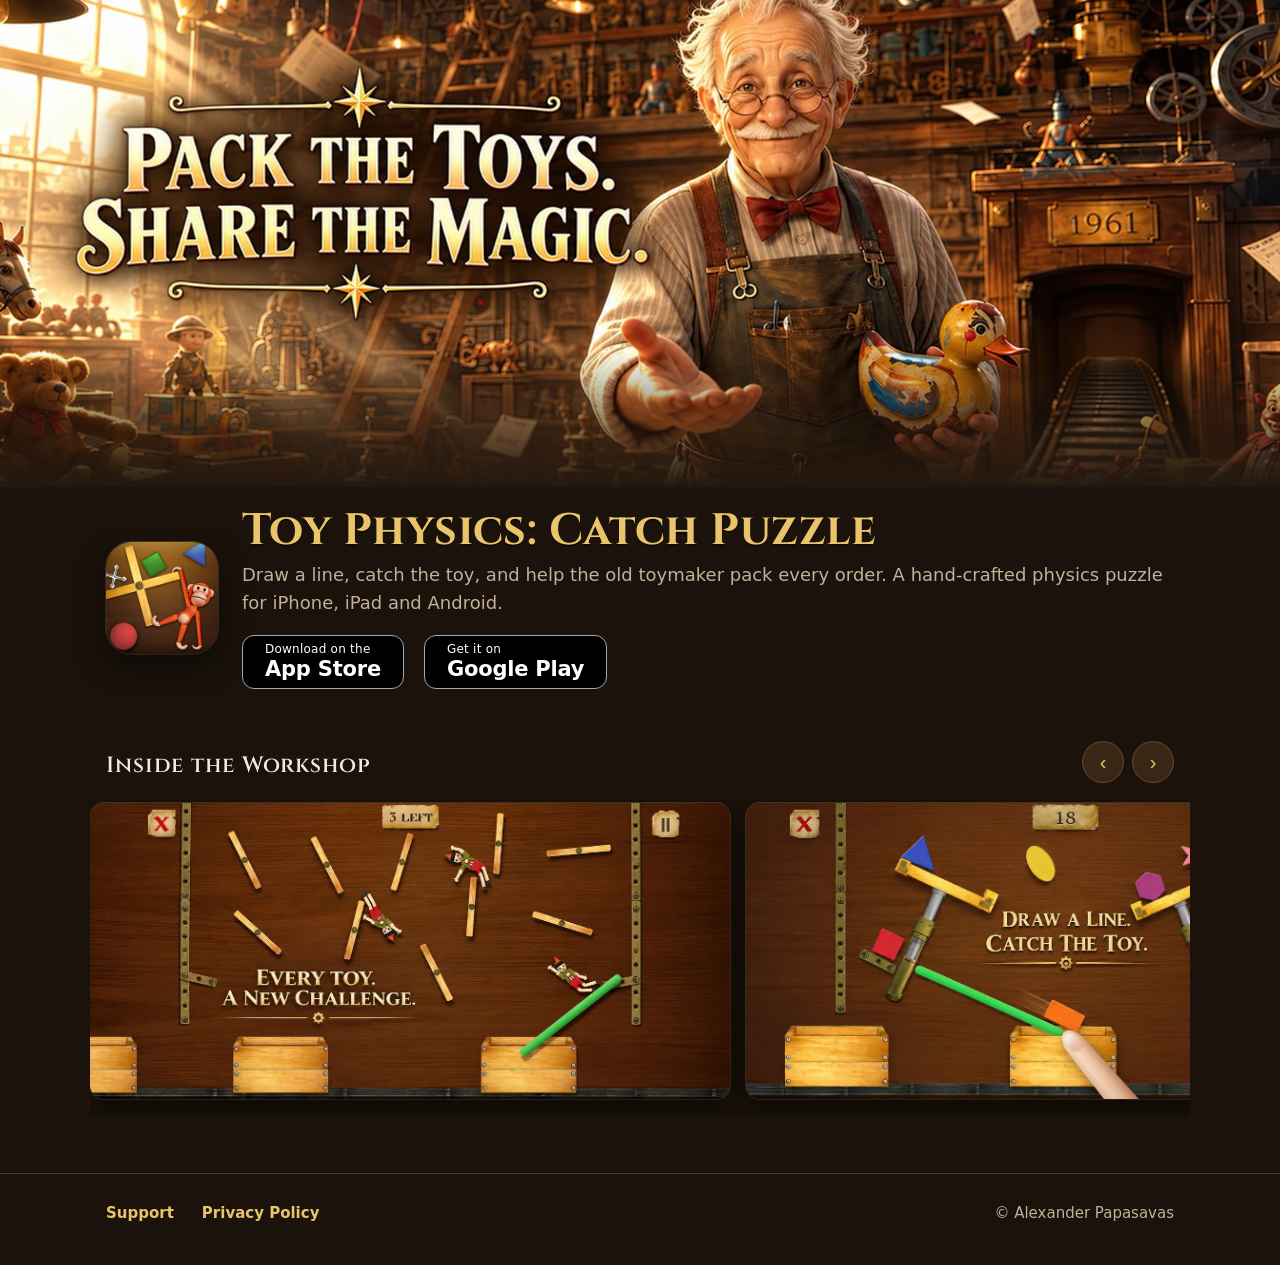
<file: index.html>
<!doctype html>
<html lang="en">
<head>
<meta charset="utf-8">
<meta name="viewport" content="width=device-width, initial-scale=1">
<title>Toy Physics: Catch Puzzle</title>
<meta name="description" content="Pack the toys. Share the magic. A hand-crafted physics puzzle game set in an old toymaker's workshop, for iPhone, iPad and Android.">
<link rel="icon" href="icon.png">
<link rel="apple-touch-icon" href="icon.png">
<meta property="og:title" content="Toy Physics: Catch Puzzle">
<meta property="og:description" content="Pack the toys. Share the magic.">
<meta property="og:image" content="https://alexpapa1000.github.io/banner.jpg">
<meta name="theme-color" content="#1a120b">
<link rel="preconnect" href="https://fonts.googleapis.com">
<link rel="preconnect" href="https://fonts.gstatic.com" crossorigin>
<link href="https://fonts.googleapis.com/css2?family=Cinzel:wght@600;700&display=swap" rel="stylesheet">
<style>
  :root {
    --bg: #1a120b;
    --bg-2: #24180e;
    --wood: #3a2615;
    --fg: #f5ead8;
    --muted: #c4b098;
    --gold: #e9c46a;
    --gold-2: #c99a3d;
    --line: rgba(233, 196, 106, .22);
  }
  * { box-sizing: border-box; }
  html { -webkit-text-size-adjust: 100%; }
  body {
    margin: 0; color: var(--fg);
    background:
      radial-gradient(1200px 600px at 50% 0%, #3a2615 0%, transparent 70%),
      linear-gradient(var(--bg-2), var(--bg) 600px);
    background-color: var(--bg);
    font: 17px/1.55 system-ui, -apple-system, "Segoe UI", Roboto, sans-serif;
    min-height: 100vh;
  }
  a { color: var(--gold); }

  /* --- hero: the banner whole, never cropped, fading into the page --- */
  .hero { position: relative; max-width: 1640px; margin: 0 auto; }
  .hero img { display: block; width: 100%; height: auto; aspect-ratio: 1640 / 624; }
  .hero::after {
    content: ""; position: absolute; inset: auto 0 0 0; height: 28%;
    background: linear-gradient(transparent, var(--bg-2));
    pointer-events: none;
  }

  .wrap { max-width: 1100px; margin: 0 auto; padding: 0 16px; }

  /* --- title block --- */
  .intro {
    display: flex; align-items: center; gap: 24px;
    margin: 0 auto; padding: 20px 0 44px; position: relative; z-index: 1;
  }
  .intro .icon {
    width: 112px; height: 112px; border-radius: 26px; flex: none;
    box-shadow: 0 10px 30px rgba(0,0,0,.55), 0 0 0 1px var(--line);
  }
  h1 {
    font-family: Cinzel, Georgia, serif; font-weight: 700;
    font-size: clamp(28px, 4.2vw, 44px); line-height: 1.1;
    margin: 0 0 6px; letter-spacing: .01em;
    color: var(--gold);
    text-shadow: 0 2px 0 rgba(0,0,0,.4);
  }
  .intro > div { min-width: 0; }
  .tagline { margin: 0 0 18px; color: var(--muted); font-size: 18px; }
  .cta { display: flex; flex-wrap: wrap; align-items: center; gap: 14px 20px; }
  .store-btn {
    display: inline-flex; flex-direction: column; justify-content: center;
    min-height: 54px; padding: 6px 22px;
    background: #000; color: #fff; text-decoration: none;
    border-radius: 12px; border: 1px solid #a6a6a6;
    line-height: 1.15; transition: transform .15s, box-shadow .15s;
  }
  .store-btn small { font-size: 12px; letter-spacing: .02em; }
  .store-btn span { font-size: 21px; font-weight: 600; letter-spacing: -.01em; }
  .store-btn:hover { transform: translateY(-1px); box-shadow: 0 6px 18px rgba(0,0,0,.5); }

  /* --- screenshots strip --- */
  .shots { padding: 8px 0 56px; }
  .shots-head {
    display: flex; align-items: end; justify-content: space-between; gap: 16px;
    margin-bottom: 16px;
  }
  h2 {
    font-family: Cinzel, Georgia, serif; font-weight: 600;
    font-size: 22px; margin: 0; color: var(--fg); letter-spacing: .04em;
  }
  .arrows { display: flex; gap: 8px; }
  .arrows button {
    width: 42px; height: 42px; border-radius: 50%;
    border: 1px solid var(--line); background: var(--wood); color: var(--gold);
    font-size: 20px; line-height: 1; cursor: pointer;
  }
  .arrows button:hover { background: #4a3119; }
  .arrows button:disabled { opacity: .35; cursor: default; }
  .strip {
    display: flex; gap: 16px; overflow-x: auto;
    scroll-snap-type: x mandatory; scroll-behavior: smooth;
    padding: 4px 16px 18px; margin: 0 -16px;
    scrollbar-width: thin; scrollbar-color: var(--gold-2) transparent;
  }
  .strip::-webkit-scrollbar { height: 8px; }
  .strip::-webkit-scrollbar-thumb { background: var(--gold-2); border-radius: 4px; }
  .strip figure {
    margin: 0; flex: 0 0 min(78%, 640px); scroll-snap-align: start;
    border-radius: 14px; overflow: hidden;
    box-shadow: 0 12px 30px rgba(0,0,0,.5), 0 0 0 1px var(--line);
    background: var(--wood);
  }
  .strip img { display: block; width: 100%; height: auto; aspect-ratio: 1344 / 621; }

  /* --- footer --- */
  footer {
    border-top: 1px solid var(--line);
    padding: 28px 0 40px; color: var(--muted); font-size: 15px;
  }
  footer .wrap { display: flex; flex-wrap: wrap; gap: 12px 28px; align-items: center; }
  footer a { text-decoration: none; font-weight: 600; }
  footer a:hover { text-decoration: underline; }
  footer .copy { margin-left: auto; }

  @media (max-width: 640px) {
    .intro { flex-direction: column; align-items: flex-start; gap: 16px; padding-bottom: 32px; }
    .intro .icon { width: 88px; height: 88px; border-radius: 20px; }
    .arrows { display: none; }
    .strip figure { flex-basis: 86%; }
    footer .copy { margin-left: 0; width: 100%; }
  }
  @media (hover: none) { .arrows { display: none; } }
</style>
</head>
<body>

<div class="hero">
  <img src="banner.jpg" width="1640" height="624"
       alt="The old toymaker in his workshop, holding a wooden duck. Pack the toys. Share the magic.">
</div>

<main class="wrap">
  <section class="intro">
    <img class="icon" src="icon.png" width="112" height="112" alt="Toy Physics app icon">
    <div>
      <h1>Toy Physics: Catch Puzzle</h1>
      <p class="tagline">Draw a line, catch the toy, and help the old toymaker pack every order.
        A hand-crafted physics puzzle for iPhone, iPad and Android.</p>
      <div class="cta">
        <a class="store-btn" href="https://apps.apple.com/us/app/toy-physics-catch-puzzle/id6809115657">
          <small>Download on the</small><span>App Store</span>
        </a>
        <a class="store-btn" href="https://play.google.com/store/apps/details?id=com.toyphysics.toyphysics">
          <small>Get it on</small><span>Google Play</span>
        </a>
      </div>
    </div>
  </section>

  <section class="shots" aria-labelledby="shots-title">
    <div class="shots-head">
      <h2 id="shots-title">Inside the Workshop</h2>
      <div class="arrows">
        <button type="button" data-dir="-1" aria-label="Previous screenshot">&#8249;</button>
        <button type="button" data-dir="1" aria-label="Next screenshot">&#8250;</button>
      </div>
    </div>
    <div class="strip" id="strip" tabindex="0">
      <figure><img src="shots/dolls.jpg" width="1344" height="621" alt="Every toy, a new challenge."></figure>
      <figure><img src="shots/draw.jpg" width="1344" height="621" loading="lazy" alt="Draw a line. Catch the toy."></figure>
      <figure><img src="shots/outsmart.jpg" width="1344" height="621" loading="lazy" alt="Outsmart the contraptions."></figure>
      <figure><img src="shots/leaderboard.jpg" width="1344" height="621" loading="lazy" alt="Climb the toymaker leaderboard."></figure>
      <figure><img src="shots/level_select.jpg" width="1344" height="621" loading="lazy" alt="Choose a level and earn stars."></figure>
      <figure><img src="shots/store.jpg" width="1344" height="621" loading="lazy" alt="The Toy Physics main menu."></figure>
    </div>
  </section>
</main>

<footer>
  <div class="wrap">
    <a href="support/">Support</a>
    <a href="privacy/">Privacy Policy</a>
    <span class="copy">&copy; Alexander Papasavas</span>
  </div>
</footer>

<script>
  (function () {
    var strip = document.getElementById('strip');
    var buttons = document.querySelectorAll('.arrows button');
    function step() {
      var f = strip.querySelector('figure');
      return f ? f.getBoundingClientRect().width + 16 : strip.clientWidth;
    }
    function update() {
      var max = strip.scrollWidth - strip.clientWidth - 2;
      buttons[0].disabled = strip.scrollLeft <= 2;
      buttons[1].disabled = strip.scrollLeft >= max;
    }
    buttons.forEach(function (b) {
      b.addEventListener('click', function () {
        strip.scrollBy({ left: step() * Number(b.dataset.dir), behavior: 'smooth' });
      });
    });
    strip.addEventListener('scroll', update, { passive: true });
    window.addEventListener('resize', update);
    update();
  })();
</script>
</body>
</html>
</file>
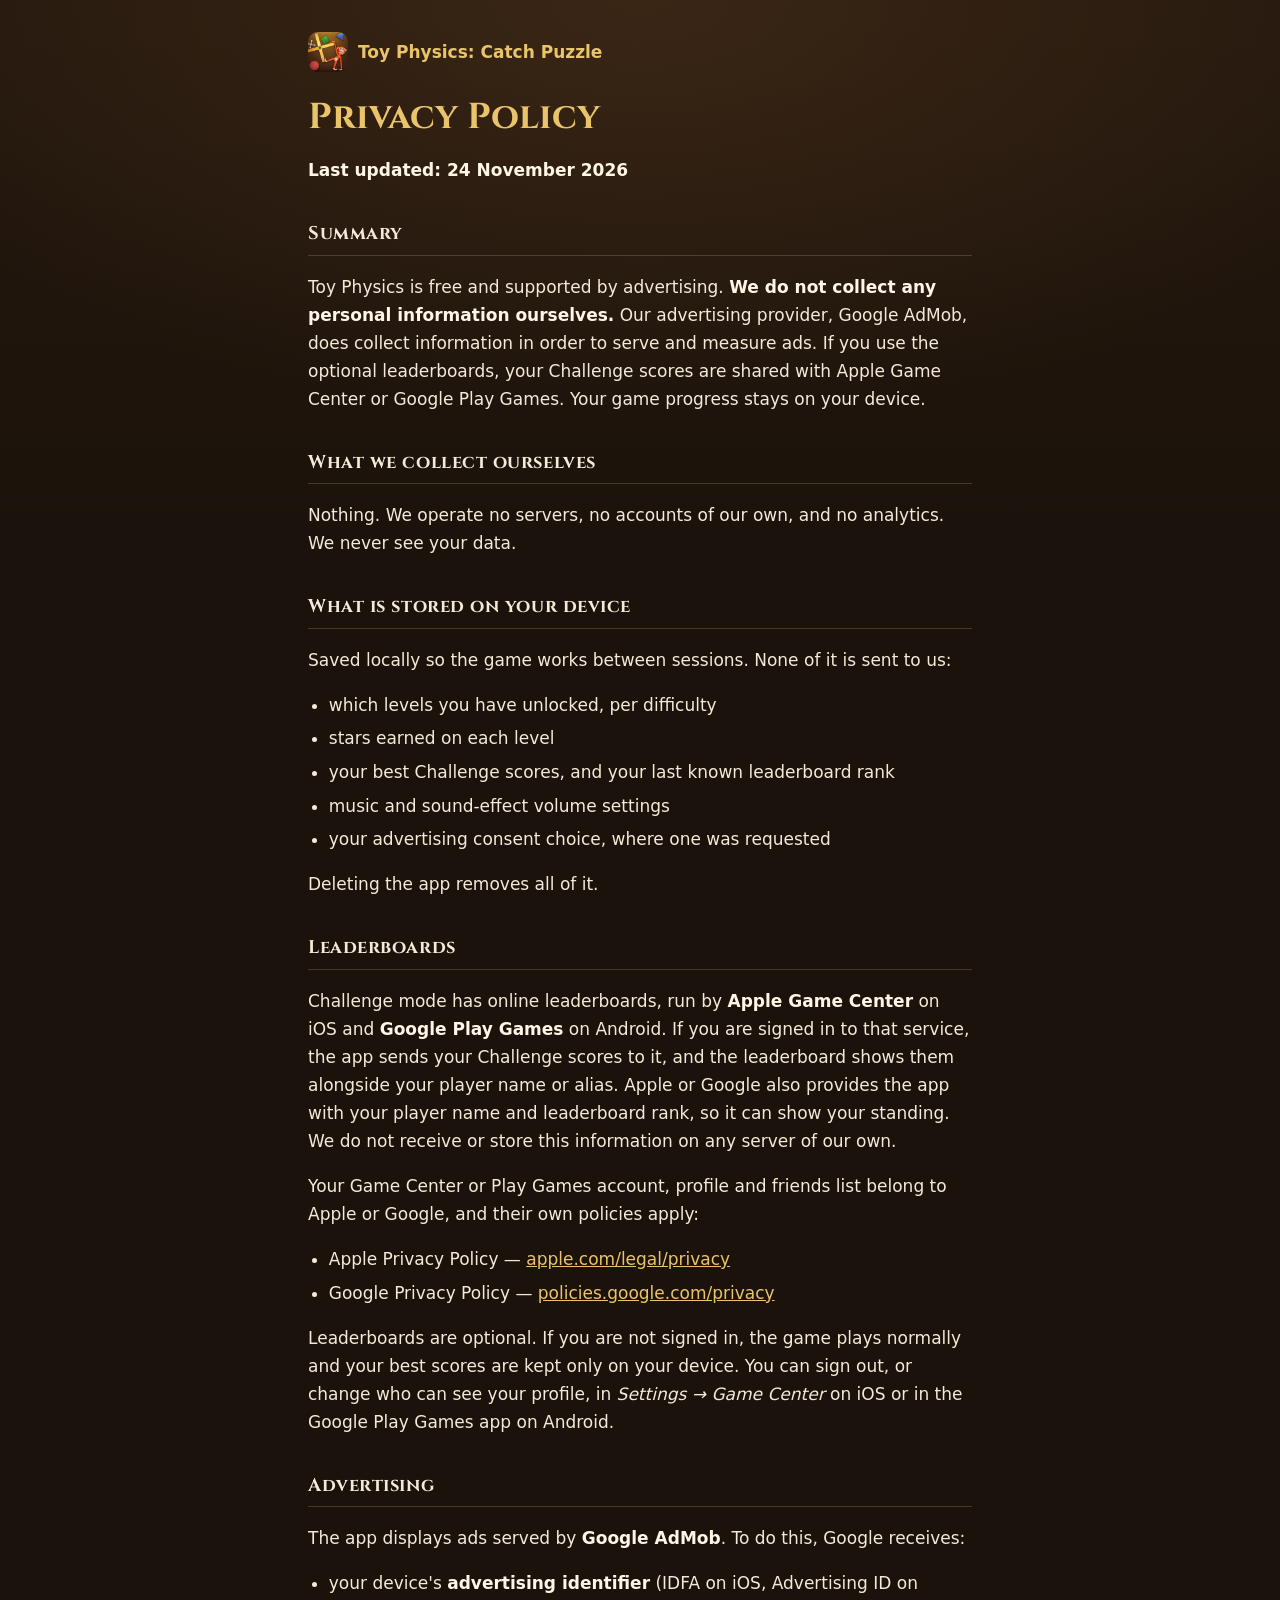
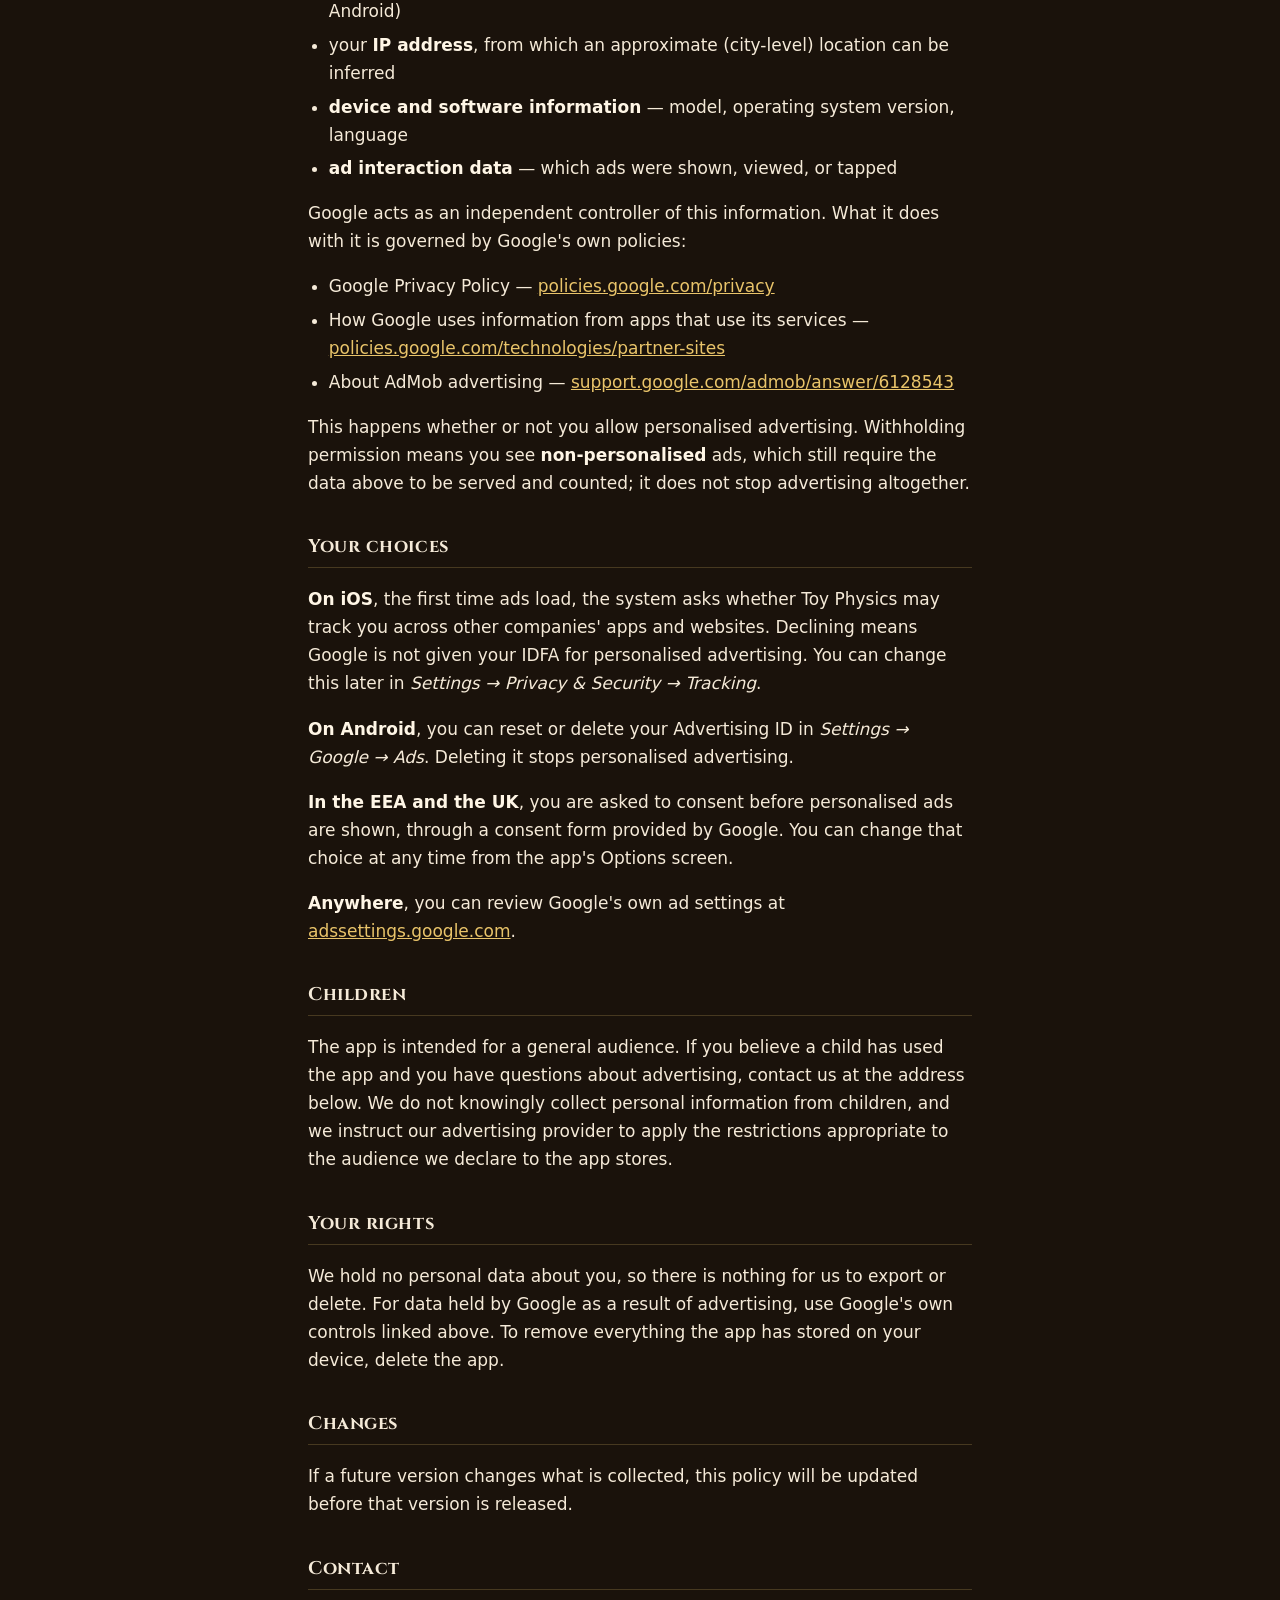
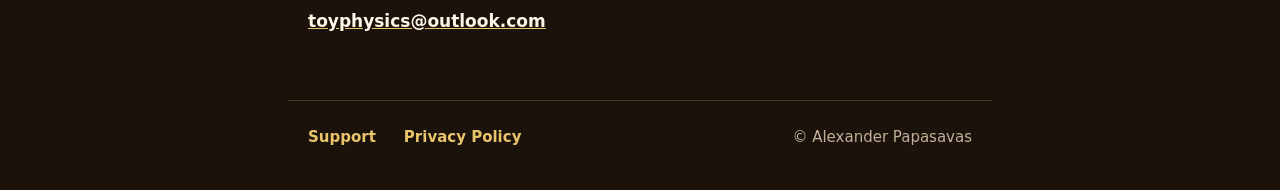
<file: privacy/index.html>
<!doctype html>
<html lang="en">
<head>
<meta charset="utf-8">
<meta name="viewport" content="width=device-width, initial-scale=1">
<title>Privacy Policy — Toy Physics: Catch Puzzle</title>
<link rel="icon" href="../icon.png">
<meta name="theme-color" content="#1a120b">
<link href="https://fonts.googleapis.com/css2?family=Cinzel:wght@600;700&display=swap" rel="stylesheet">
<link rel="stylesheet" href="../page.css">
</head>
<body>
<main>
<a class="back" href="../"><img src="../icon.png" alt="">Toy Physics: Catch Puzzle</a>

<h1>Privacy Policy</h1>
<p class="updated"><strong>Last updated: 24 November 2026</strong></p>

<h2>Summary</h2>
<p>Toy Physics is free and supported by advertising. <strong>We do not collect any personal information ourselves.</strong> Our advertising provider, Google AdMob, does collect information in order to serve and measure ads. If you use the optional leaderboards, your Challenge scores are shared with Apple Game Center or Google Play Games. Your game progress stays on your device.</p>

<h2>What we collect ourselves</h2>
<p>Nothing. We operate no servers, no accounts of our own, and no analytics. We never see your data.</p>

<h2>What is stored on your device</h2>
<p>Saved locally so the game works between sessions. None of it is sent to us:</p>
<ul>
  <li>which levels you have unlocked, per difficulty</li>
  <li>stars earned on each level</li>
  <li>your best Challenge scores, and your last known leaderboard rank</li>
  <li>music and sound-effect volume settings</li>
  <li>your advertising consent choice, where one was requested</li>
</ul>
<p>Deleting the app removes all of it.</p>

<h2>Leaderboards</h2>
<p>Challenge mode has online leaderboards, run by <strong>Apple Game Center</strong> on iOS and <strong>Google Play Games</strong> on Android. If you are signed in to that service, the app sends your Challenge scores to it, and the leaderboard shows them alongside your player name or alias. Apple or Google also provides the app with your player name and leaderboard rank, so it can show your standing. We do not receive or store this information on any server of our own.</p>
<p>Your Game Center or Play Games account, profile and friends list belong to Apple or Google, and their own policies apply:</p>
<ul>
  <li>Apple Privacy Policy — <a href="https://www.apple.com/legal/privacy/">apple.com/legal/privacy</a></li>
  <li>Google Privacy Policy — <a href="https://policies.google.com/privacy">policies.google.com/privacy</a></li>
</ul>
<p>Leaderboards are optional. If you are not signed in, the game plays normally and your best scores are kept only on your device. You can sign out, or change who can see your profile, in <em>Settings → Game Center</em> on iOS or in the Google Play Games app on Android.</p>

<h2>Advertising</h2>
<p>The app displays ads served by <strong>Google AdMob</strong>. To do this, Google receives:</p>
<ul>
  <li>your device's <strong>advertising identifier</strong> (IDFA on iOS, Advertising ID on Android)</li>
  <li>your <strong>IP address</strong>, from which an approximate (city-level) location can be inferred</li>
  <li><strong>device and software information</strong> — model, operating system version, language</li>
  <li><strong>ad interaction data</strong> — which ads were shown, viewed, or tapped</li>
</ul>
<p>Google acts as an independent controller of this information. What it does with it is governed by Google's own policies:</p>
<ul>
  <li>Google Privacy Policy — <a href="https://policies.google.com/privacy">policies.google.com/privacy</a></li>
  <li>How Google uses information from apps that use its services — <a href="https://policies.google.com/technologies/partner-sites">policies.google.com/technologies/partner-sites</a></li>
  <li>About AdMob advertising — <a href="https://support.google.com/admob/answer/6128543">support.google.com/admob/answer/6128543</a></li>
</ul>
<p>This happens whether or not you allow personalised advertising. Withholding permission means you see <strong>non-personalised</strong> ads, which still require the data above to be served and counted; it does not stop advertising altogether.</p>

<h2>Your choices</h2>
<p><strong>On iOS</strong>, the first time ads load, the system asks whether Toy Physics may track you across other companies' apps and websites. Declining means Google is not given your IDFA for personalised advertising. You can change this later in <em>Settings → Privacy &amp; Security → Tracking</em>.</p>
<p><strong>On Android</strong>, you can reset or delete your Advertising ID in <em>Settings → Google → Ads</em>. Deleting it stops personalised advertising.</p>
<p><strong>In the EEA and the UK</strong>, you are asked to consent before personalised ads are shown, through a consent form provided by Google. You can change that choice at any time from the app's Options screen.</p>
<p><strong>Anywhere</strong>, you can review Google's own ad settings at <a href="https://adssettings.google.com">adssettings.google.com</a>.</p>

<h2>Children</h2>
<p>The app is intended for a general audience. If you believe a child has used the app and you have questions about advertising, contact us at the address below. We do not knowingly collect personal information from children, and we instruct our advertising provider to apply the restrictions appropriate to the audience we declare to the app stores.</p>

<h2>Your rights</h2>
<p>We hold no personal data about you, so there is nothing for us to export or delete. For data held by Google as a result of advertising, use Google's own controls linked above. To remove everything the app has stored on your device, delete the app.</p>

<h2>Changes</h2>
<p>If a future version changes what is collected, this policy will be updated before that version is released.</p>

<h2>Contact</h2>
<p><a href="mailto:toyphysics@outlook.com"><strong>toyphysics@outlook.com</strong></a></p>
</main>
<footer>
  <a href="../support/">Support</a>
  <a href="../privacy/">Privacy Policy</a>
  <span class="copy">&copy; Alexander Papasavas</span>
</footer>
</body>
</html>
</file>
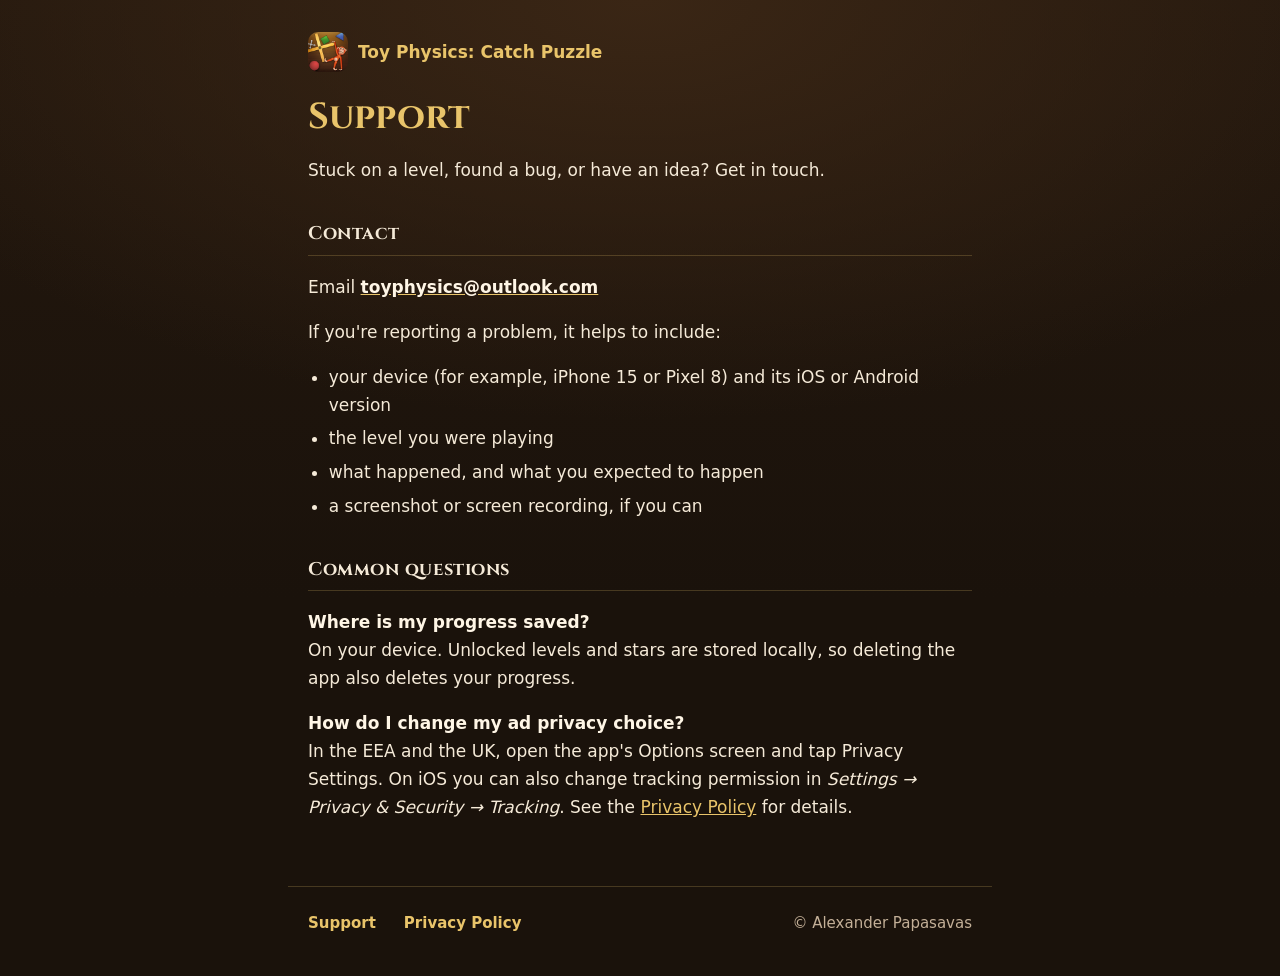
<file: support/index.html>
<!doctype html>
<html lang="en">
<head>
<meta charset="utf-8">
<meta name="viewport" content="width=device-width, initial-scale=1">
<title>Support — Toy Physics: Catch Puzzle</title>
<link rel="icon" href="../icon.png">
<meta name="theme-color" content="#1a120b">
<link href="https://fonts.googleapis.com/css2?family=Cinzel:wght@600;700&display=swap" rel="stylesheet">
<link rel="stylesheet" href="../page.css">
</head>
<body>
<main>
<a class="back" href="../"><img src="../icon.png" alt="">Toy Physics: Catch Puzzle</a>

<h1>Support</h1>
<p>Stuck on a level, found a bug, or have an idea? Get in touch.</p>

<h2>Contact</h2>
<p>Email <a href="mailto:toyphysics@outlook.com?subject=Toy%20Physics%20support"><strong>toyphysics@outlook.com</strong></a></p>
<p>If you're reporting a problem, it helps to include:</p>
<ul>
  <li>your device (for example, iPhone 15 or Pixel 8) and its iOS or Android version</li>
  <li>the level you were playing</li>
  <li>what happened, and what you expected to happen</li>
  <li>a screenshot or screen recording, if you can</li>
</ul>

<h2>Common questions</h2>
<p><strong>Where is my progress saved?</strong><br>
On your device. Unlocked levels and stars are stored locally, so deleting the app also deletes your progress.</p>
<p><strong>How do I change my ad privacy choice?</strong><br>
In the EEA and the UK, open the app's Options screen and tap Privacy Settings. On iOS you can also change tracking permission in <em>Settings → Privacy &amp; Security → Tracking</em>. See the <a href="../privacy/">Privacy Policy</a> for details.</p>
</main>
<footer>
  <a href="../support/">Support</a>
  <a href="../privacy/">Privacy Policy</a>
  <span class="copy">&copy; Alexander Papasavas</span>
</footer>
</body>
</html>
</file>
<file: page.css>
:root { --bg:#1a120b; --bg-2:#24180e; --fg:#f5ead8; --muted:#c4b098; --gold:#e9c46a; --line:rgba(233,196,106,.22); }
* { box-sizing: border-box; }
html { -webkit-text-size-adjust: 100%; }
body {
  margin: 0; color: var(--fg); min-height: 100vh;
  background: radial-gradient(1200px 600px at 50% 0%, #3a2615 0%, transparent 70%), linear-gradient(var(--bg-2), var(--bg) 600px);
  background-color: var(--bg);
  font: 17px/1.65 system-ui, -apple-system, "Segoe UI", Roboto, sans-serif;
}
a { color: var(--gold); }
main { max-width: 44rem; margin: 0 auto; padding: 2rem 1.25rem 3rem; }
.back { display: inline-flex; align-items: center; gap: 10px; text-decoration: none; font-weight: 600; margin-bottom: 1.5rem; }
.back img { width: 40px; height: 40px; border-radius: 10px; }
h1 { font-family: Cinzel, Georgia, serif; color: var(--gold); font-size: clamp(26px, 5vw, 36px); line-height: 1.2; margin: 0 0 .4rem; }
h2 { font-family: Cinzel, Georgia, serif; font-size: 1.15rem; letter-spacing: .03em; margin: 2.2rem 0 .6rem; padding-bottom: .3rem; border-bottom: 1px solid var(--line); }
.updated, footer { color: var(--muted); }
ul { padding-left: 1.3rem; }
li { margin: .35rem 0; }
strong { color: #fff6e6; }
footer { border-top: 1px solid var(--line); max-width: 44rem; margin: 0 auto; padding: 1.5rem 1.25rem 2.5rem; font-size: 15px; display: flex; flex-wrap: wrap; gap: 12px 28px; }
footer a { text-decoration: none; font-weight: 600; }
footer .copy { margin-left: auto; }
</file>
